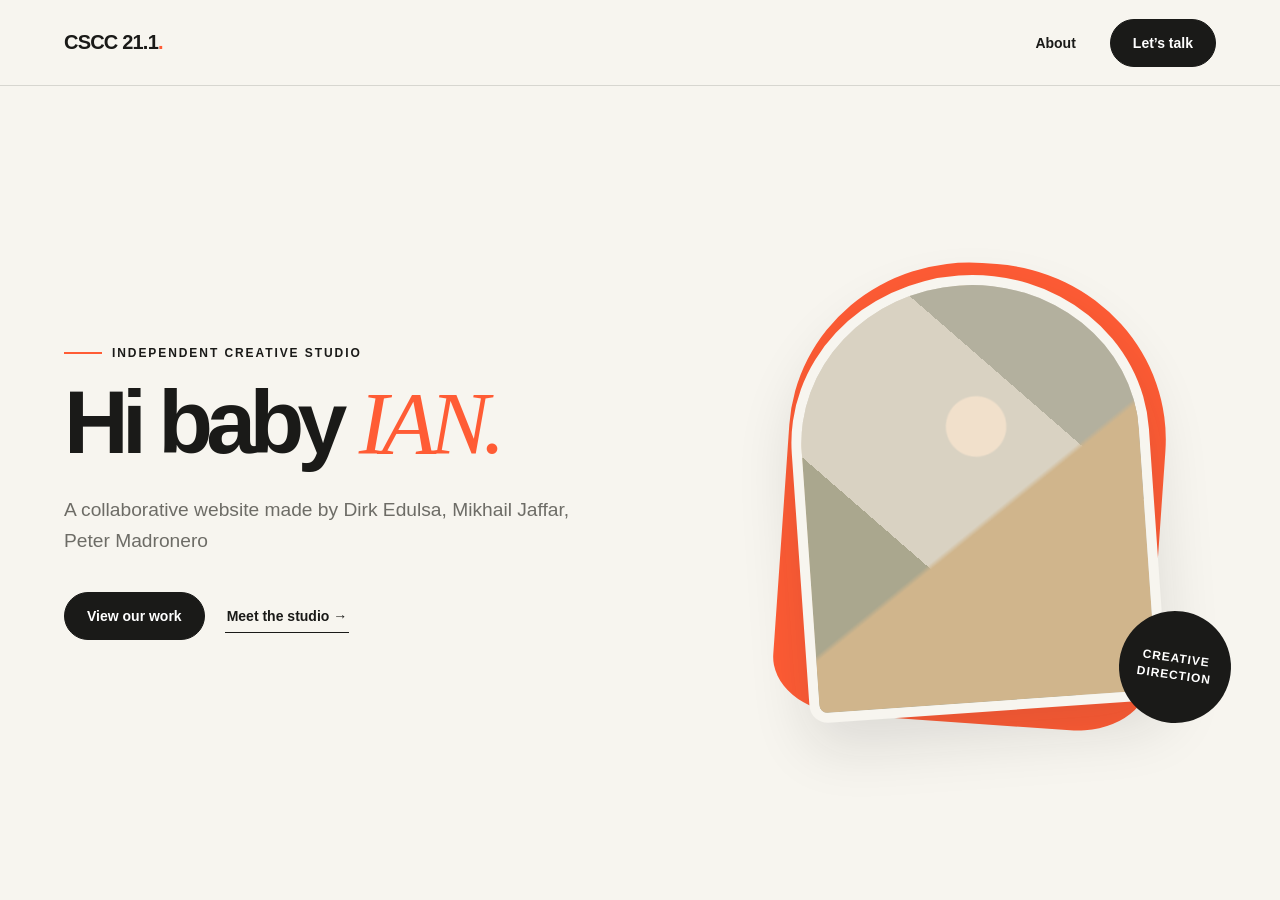
<file: index.html>
<!DOCTYPE html>
<html lang="en">
<head>
  <meta charset="UTF-8" />
  <meta name="viewport" content="width=device-width, initial-scale=1.0" />
  <title>CSCC 21.1 — Your Brand</title>
  <meta name="description" content="A customizable website homepage." />
  <link rel="stylesheet" href="style.css" />
</head>
<body>
  <!-- ===== NAVIGATION ===== -->
  <nav>
    <a class="brand" href="index.html">CSCC 21.1<span>.</span></a>
    <div class="nav-links">
      <a href="about.html">About</a>
      <a href="contact.html" class="button">Let’s talk</a>
    </div>
  </nav>

  <main class="hero">
    <section>
      <!-- Plain text can stay editable; only links need it removed -->
      <p class="eyebrow"=>Independent creative studio</p>
      <h1>Hi baby <em>IAN.</em></h1>
      <p class="intro">A collaborative website made by Dirk Edulsa, Mikhail Jaffar, Peter Madronero</p>

      <div class="hero-actions">
        <a class="button" href="about.html">View our work</a>
        <a class="text-link" href="contact.html">Meet the studio →</a>
      </div>
    </section>

    <section class="visual" aria-label="Creative artwork">
      <div class="shape"></div>
      <div class="card"></div>
      <div class="badge">CREATIVE<br />DIRECTION</div>
    </section>
  </main>
</body>
</html>
</file>
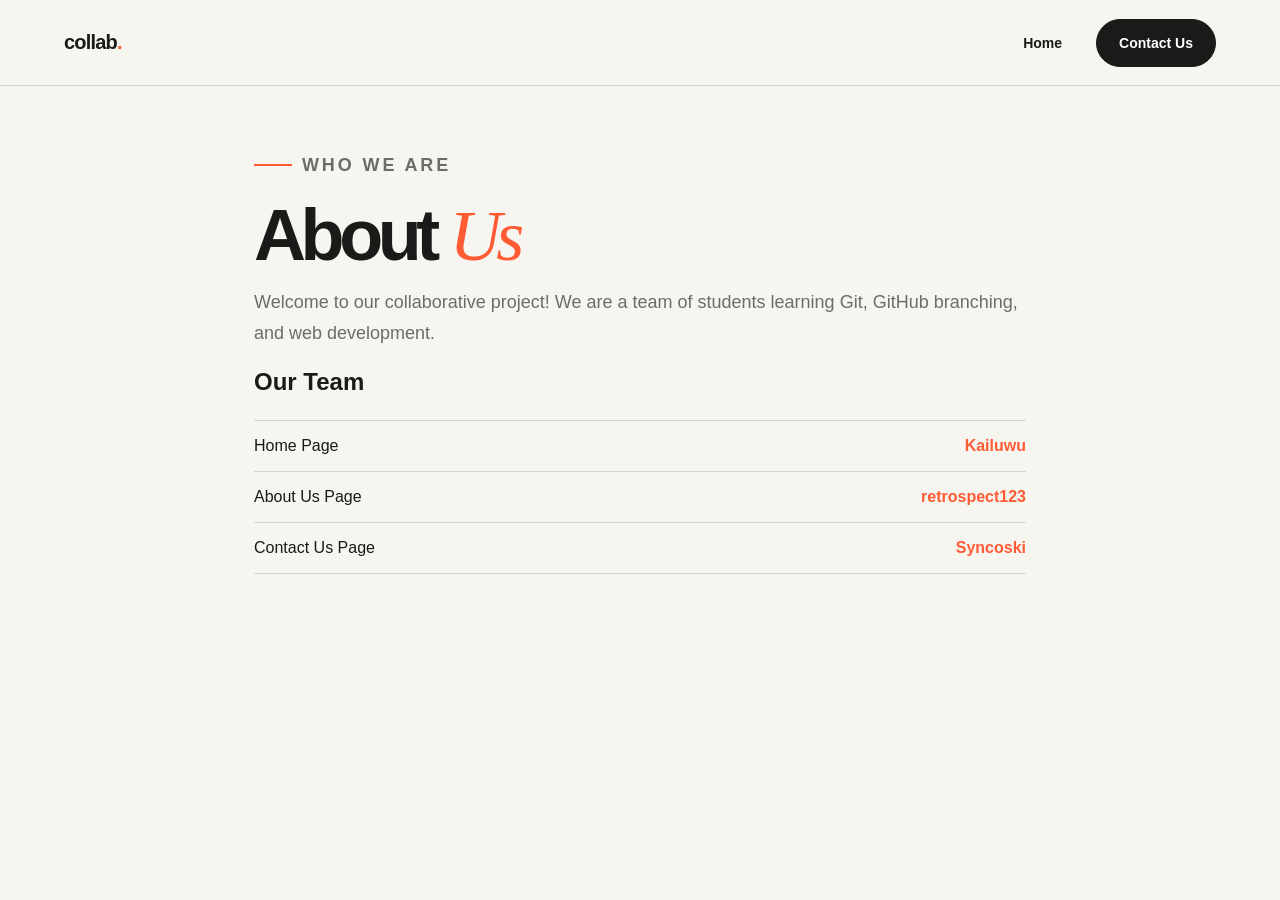
<file: about.html>
<!DOCTYPE html>
<html lang="en">
<head>
  <meta charset="UTF-8">
  <meta name="viewport" content="width=device-width, initial-scale=1.0">
  <title>About Us - Collaborative Website</title>
  <link rel="stylesheet" href="style.css" />
  <style>
    .team-list {
      list-style: none;
      padding: 0;
      margin-top: 24px;
      border-top: 1px solid var(--line);
    }
    .team-list li {
      padding: 16px 0;
      border-bottom: 1px solid var(--line);
      font-size: 16px;
      display: flex;
      justify-content: space-between;
    }
    .team-list strong {
      color: var(--accent);
    }
  </style>
</head>
<body>
  <nav>
    <a href="index.html" class="brand">collab<span>.</span></a>
    <div class="nav-links">
      <a href="index.html">Home</a>
      <a href="contact.html" class="button">Contact Us</a>
    </div>
  </nav>

  <main class="page">
    <p class="eyebrow">Who we are</p>
    <h1>About <em>Us</em></h1>
    <p>Welcome to our collaborative project! We are a team of students learning Git, GitHub branching, and web development.</p>

    <h2>Our Team</h2>
    <ul class="team-list">
      <li><span>Home Page</span> <strong>Kailuwu</strong></li>
      <li><span>About Us Page</span> <strong>retrospect123</strong></li>
      <li><span>Contact Us Page</span> <strong>Syncoski</strong></li>
    </ul>
  </main>
</body>
</html>
</file>
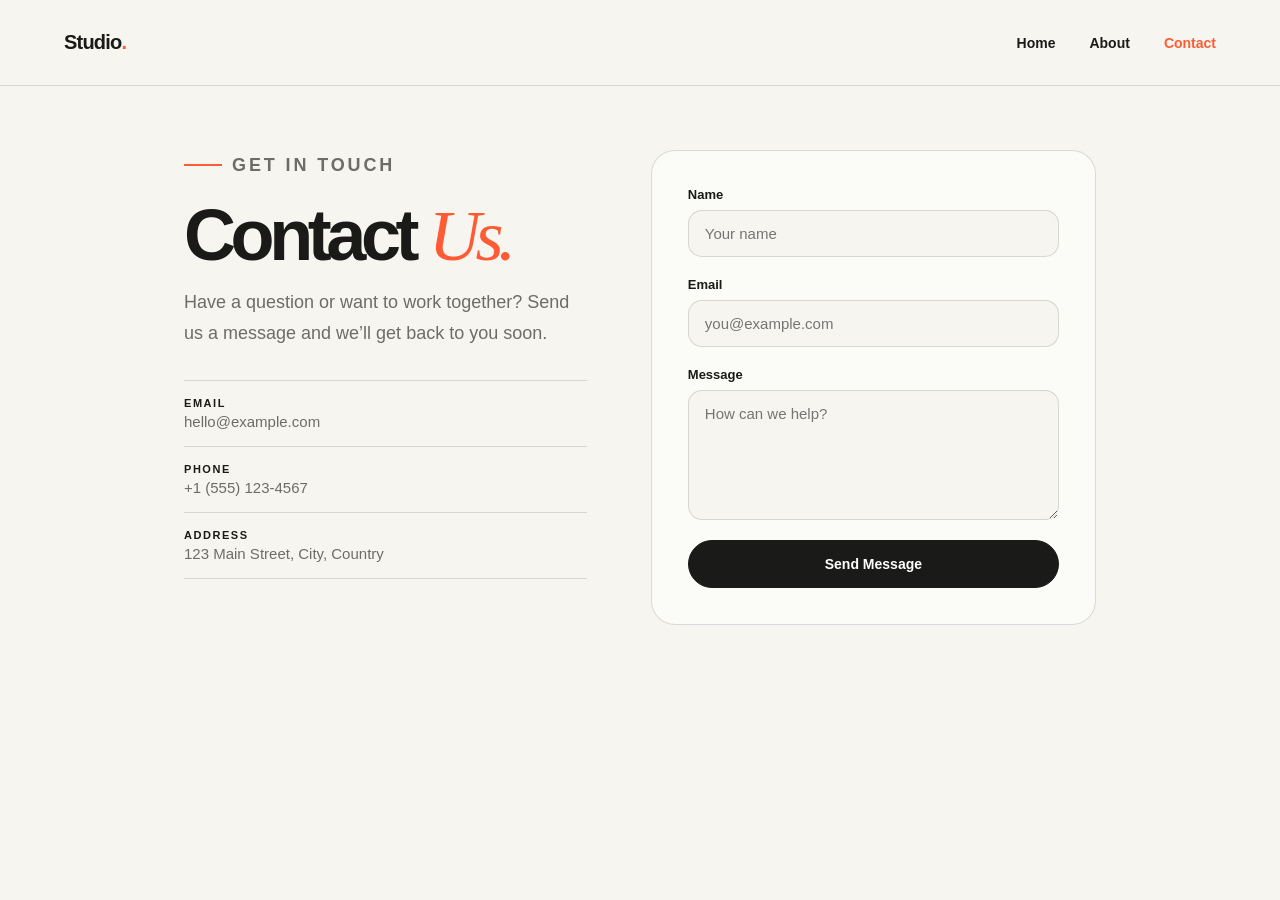
<file: contact.html>
<!DOCTYPE html>
<html lang="en">

<head>
    <meta charset="UTF-8">
    <meta name="viewport" content="width=device-width, initial-scale=1.0">
    <title>Contact Us</title>
    <link rel="stylesheet" href="style.css" />
    <style>
        /* Page-specific styles for contact.html (keeps style.css conflict-free) */
        .page.contact-page {
            max-width: 1040px;
        }

        .contact-grid {
            display: grid;
            grid-template-columns: 0.95fr 1.05fr;
            gap: clamp(32px, 5vw, 64px);
            align-items: start;
        }

        .details {
            margin-top: 32px;
            border-top: 1px solid var(--line);
        }

        .detail {
            padding: 16px 0;
            border-bottom: 1px solid var(--line);
            font-size: 15px;
            color: var(--muted);
        }

        .detail strong {
            display: block;
            margin-bottom: 4px;
            font-size: 11px;
            font-weight: 800;
            letter-spacing: 0.14em;
            text-transform: uppercase;
            color: var(--ink);
        }

        .contact-form {
            display: grid;
            gap: 20px;
            padding: clamp(24px, 4vw, 36px);
            border: 1px solid var(--line);
            border-radius: 24px;
            background: rgba(255, 255, 255, 0.55);
        }

        .field {
            display: grid;
            gap: 8px;
        }

        .field label {
            font-size: 13px;
            font-weight: 700;
            color: var(--ink);
        }

        .field input,
        .field textarea {
            width: 100%;
            padding: 14px 16px;
            border: 1px solid var(--line);
            border-radius: 14px;
            background: var(--paper);
            color: var(--ink);
            font-family: inherit;
            font-size: 15px;
            transition: border-color 160ms ease;
        }

        .field textarea {
            min-height: 130px;
            resize: vertical;
        }

        .field input:focus,
        .field textarea:focus {
            outline: none;
            border-color: var(--accent);
        }

        button.button {
            width: 100%;
            font-family: inherit;
            cursor: pointer;
        }

        @media (max-width: 850px) {
            .contact-grid {
                grid-template-columns: 1fr;
            }
        }
    </style>
</head>

<body>
    <!-- Copy the exact <nav> from index.html so the brand name matches across all pages -->
    <nav>
        <a class="brand" href="index.html">Studio<span>.</span></a>
        <div class="nav-links">
            <a href="index.html">Home</a>
            <a href="about.html">About</a>
            <a href="contact.html" class="active">Contact</a>
        </div>
    </nav>

    <main class="page contact-page">
        <div class="contact-grid">
            <section class="contact-info">
                <p class="eyebrow">Get in touch</p>
                <h1>Contact <em>Us.</em></h1>
                <p>Have a question or want to work together? Send us a message and we’ll get back to you soon.</p>

                <div class="details">
                    <div class="detail">
                        <strong>Email</strong>
                        hello@example.com
                    </div>
                    <div class="detail">
                        <strong>Phone</strong>
                        +1 (555) 123-4567
                    </div>
                    <div class="detail">
                        <strong>Address</strong>
                        123 Main Street, City, Country
                    </div>
                </div>
            </section>

            <form class="contact-form">
                <div class="field">
                    <label for="name">Name</label>
                    <input id="name" name="name" type="text" placeholder="Your name" required>
                </div>

                <div class="field">
                    <label for="email">Email</label>
                    <input id="email" name="email" type="email" placeholder="you@example.com" required>
                </div>

                <div class="field">
                    <label for="message">Message</label>
                    <textarea id="message" name="message" placeholder="How can we help?" required></textarea>
                </div>

                <button type="submit" class="button">Send Message</button>
            </form>
        </div>
    </main>
</body>

</html>
</file>
<file: style.css>
/* ============================================================
   style.css — shared by index.html, about.html, contact.html
   Only ONE person (the owner) should edit this file, to avoid
   merge conflicts. Teammates: put page-only tweaks in a <style>
   tag inside your own page instead.
   ============================================================ */

/* ---------- Design tokens (change colors here, everywhere updates) ---------- */
:root {
  --ink: #1a1a18;                    /* main text color */
  --paper: #f7f5ef;                  /* page background */
  --accent: #ff5c35;                 /* highlight color */
  --line: rgba(26, 26, 24, 0.14);    /* thin divider lines */
  --muted: #6d6c66;                  /* softer secondary text */
}

/* ---------- Basic reset ---------- */
* { box-sizing: border-box; }
html { scroll-behavior: smooth; }
body {
  margin: 0;
  font-family: Inter, ui-sans-serif, -apple-system, BlinkMacSystemFont, "Segoe UI", sans-serif;
  color: var(--ink);
  background: var(--paper);
}

/* ---------- Navigation bar (identical on every page) ---------- */
nav {
  height: 86px;
  display: flex;
  align-items: center;
  justify-content: space-between;
  padding: 0 clamp(24px, 5vw, 72px);
  border-bottom: 1px solid var(--line);
}

.brand {
  color: var(--ink);
  text-decoration: none;
  font-size: 20px;
  font-weight: 800;
  letter-spacing: -0.04em;
}
.brand span { color: var(--accent); }

.nav-links { display: flex; align-items: center; gap: 34px; }
.nav-links a {
  color: var(--ink);
  text-decoration: none;
  font-size: 14px;
  font-weight: 700;
}

/* NEW: highlights the link of the page you are currently on */
.nav-links a.active { color: var(--accent); }

/* ---------- Buttons ---------- */
.button {
  display: inline-flex;
  align-items: center;
  justify-content: center;
  min-height: 48px;
  padding: 0 22px;
  border: 1px solid var(--ink);
  border-radius: 999px;
  background: var(--ink);
  color: white;
  text-decoration: none;
  font-size: 14px;
  font-weight: 800;
  transition: transform 180ms ease, background 180ms ease;
}
/* FIX: ".nav-links a" above would turn the nav button's text dark
   (dark on dark). This rule forces it back to white. */
.nav-links a.button { color: white; }
.button:hover {
  transform: translateY(-2px);
  background: var(--accent);
  border-color: var(--accent);
}

/* ---------- Homepage hero section ---------- */
.hero {
  min-height: calc(100vh - 86px);
  display: grid;
  grid-template-columns: 1.1fr 0.9fr;
  align-items: center;
  gap: clamp(32px, 6vw, 90px);
  padding: 64px clamp(24px, 5vw, 72px);
  overflow: hidden;
}

.eyebrow {
  display: flex;
  align-items: center;
  gap: 10px;
  margin: 0 0 22px;
  text-transform: uppercase;
  letter-spacing: 0.16em;
  font-size: 12px;
  font-weight: 800;
}
.eyebrow::before { content: ""; width: 38px; height: 2px; background: var(--accent); }

h1 {
  max-width: 760px;
  margin: 0;
  font-size: clamp(58px, 7vw, 112px);
  line-height: 0.91;
  letter-spacing: -0.075em;
}
h1 em { color: var(--accent); font-family: Georgia, serif; font-weight: 400; }

.intro {
  max-width: 520px;
  margin: 32px 0 36px;
  color: var(--muted);
  font-size: clamp(17px, 1.5vw, 20px);
  line-height: 1.6;
}

.hero-actions { display: flex; align-items: center; gap: 20px; }
.text-link {
  color: var(--ink);
  text-decoration: none;
  border-bottom: 1px solid var(--ink);
  font-size: 14px;
  font-weight: 800;
  padding: 8px 2px;
}

/* ---------- Hero artwork ---------- */
.visual {
  position: relative;
  min-height: 590px;
  display: grid;
  place-items: center;
}
.shape {
  position: absolute;
  width: 78%;
  aspect-ratio: 0.82;
  border-radius: 48% 48% 20% 20% / 38% 38% 12% 12%;
  background: var(--accent);
  transform: rotate(4deg);
}
.card {
  position: relative;
  width: 74%;
  aspect-ratio: 0.82;
  overflow: hidden;
  border: 10px solid var(--paper);
  border-radius: 50% 50% 18px 18px / 38% 38% 18px 18px;
  background: #ddd7ca;
  box-shadow: 0 24px 60px rgba(26, 26, 24, 0.12);
  transform: rotate(-4deg);
}
.card::before {
  content: "";
  position: absolute;
  inset: 0;
  background:
    radial-gradient(circle at 52% 34%, #f1e0cb 0 9%, transparent 9.5%),
    linear-gradient(145deg, transparent 55%, #d0b58c 56%),
    linear-gradient(45deg, #aaa78e 0 34%, #d9d2c2 34% 70%, #b3b09e 70%);
}
.badge {
  position: absolute;
  right: -3%;
  bottom: 11%;
  width: 112px;
  height: 112px;
  display: grid;
  place-items: center;
  border-radius: 50%;
  background: var(--ink);
  color: white;
  text-align: center;
  font-size: 12px;
  font-weight: 800;
  letter-spacing: 0.08em;
  line-height: 1.4;
  transform: rotate(8deg);
}

/* ---------- NEW: generic layout for inner pages (about, contact) ---------- */
.page {
  max-width: 900px;
  margin: 0 auto;
  padding: 64px clamp(24px, 5vw, 72px);
}
.page h1 { font-size: clamp(40px, 6vw, 72px); }
.page p  { color: var(--muted); line-height: 1.7; font-size: 18px; }

/* ---------- Editing hint (only affects contenteditable text) ---------- */
[contenteditable="true"]:focus {
  outline: 2px dashed var(--accent);
  outline-offset: 5px;
}

/* ---------- Responsive: tablets ---------- */
@media (max-width: 850px) {
  nav { height: 74px; }
  .nav-links a:not(.button) { display: none; }  /* hides text links on small screens */
  .hero { grid-template-columns: 1fr; min-height: auto; padding-top: 56px; }
  h1 { font-size: clamp(54px, 16vw, 82px); }
  .visual { min-height: 480px; }
  .shape { width: 68%; }
  .card { width: 64%; }
}

/* ---------- Responsive: phones ---------- */
@media (max-width: 480px) {
  nav { padding-inline: 20px; }
  .nav-links { gap: 10px; }
  .nav-links .button { min-height: 42px; padding-inline: 16px; }
  .hero { padding-inline: 20px; }
  .hero-actions { align-items: flex-start; flex-direction: column; }
  .visual { min-height: 380px; }
  .shape { width: 82%; }
  .card { width: 76%; }
  .badge { width: 92px; height: 92px; right: 0; }
  }
</file>
